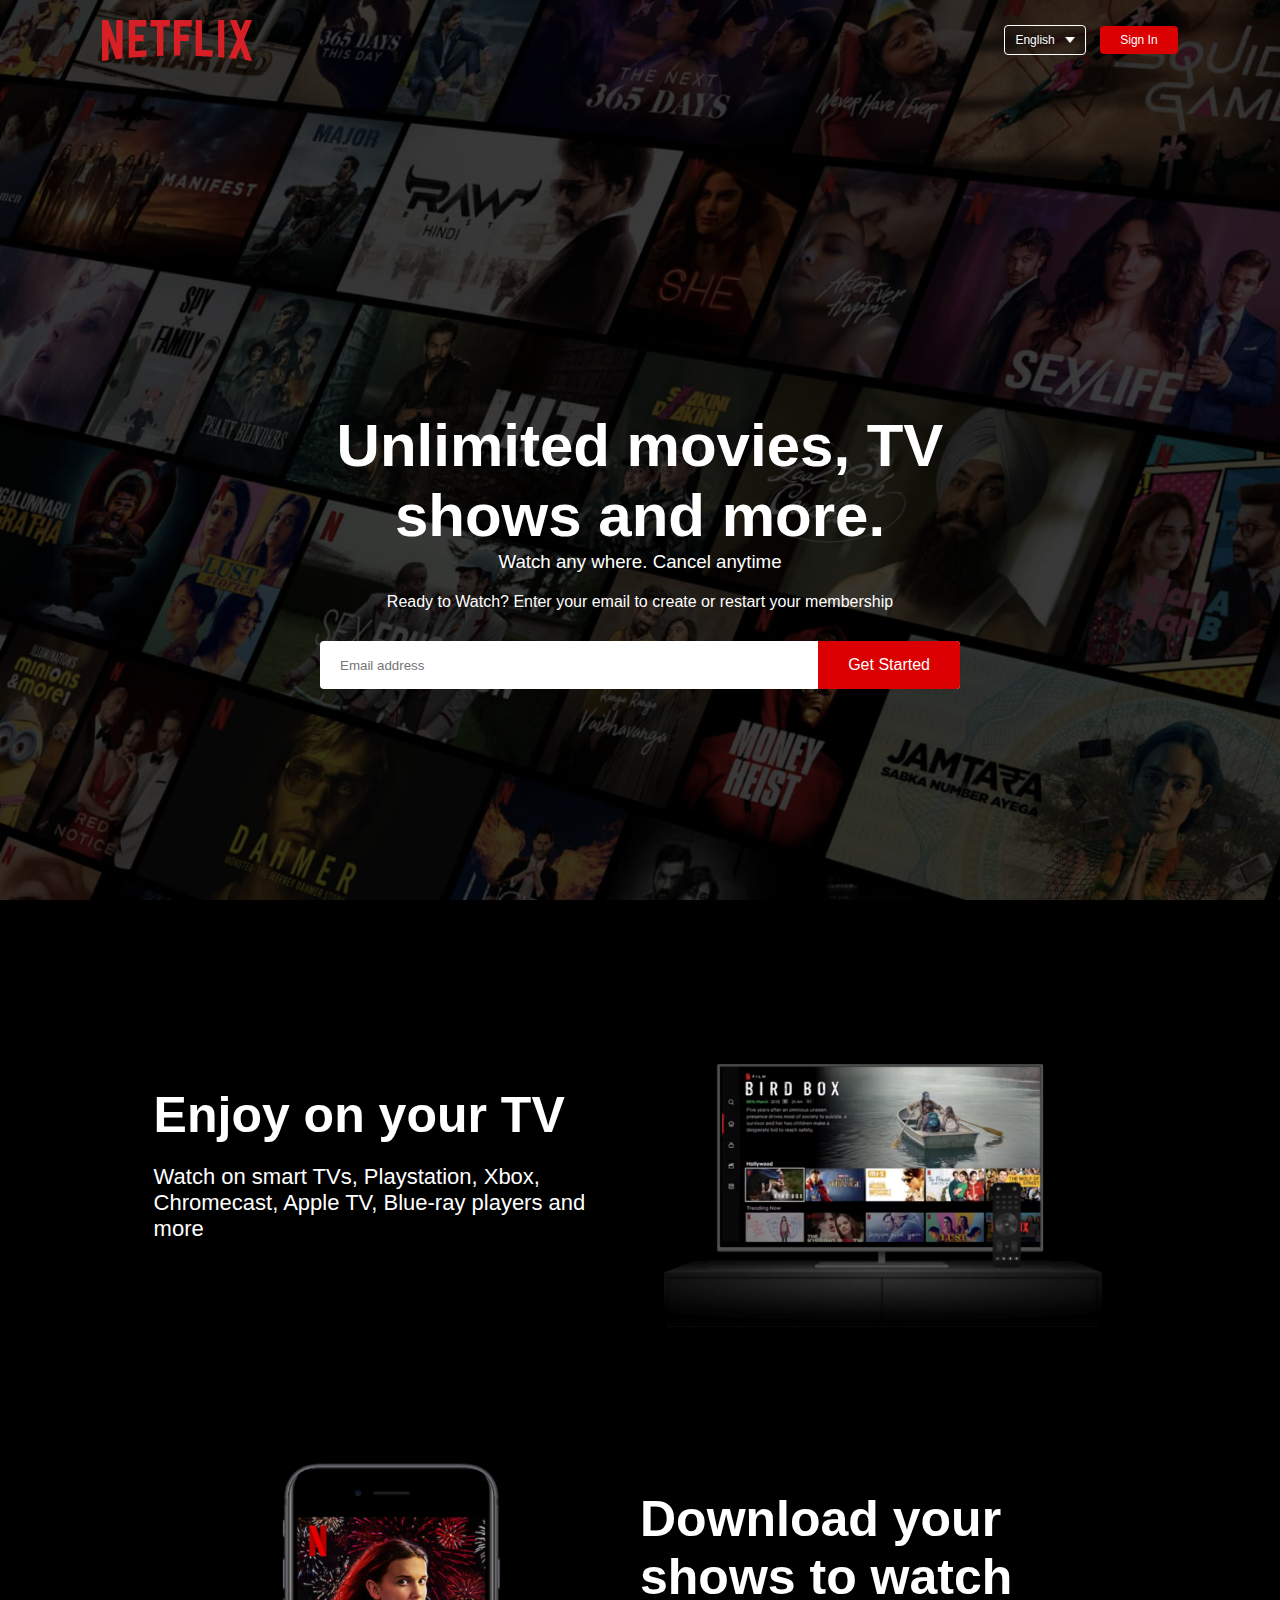
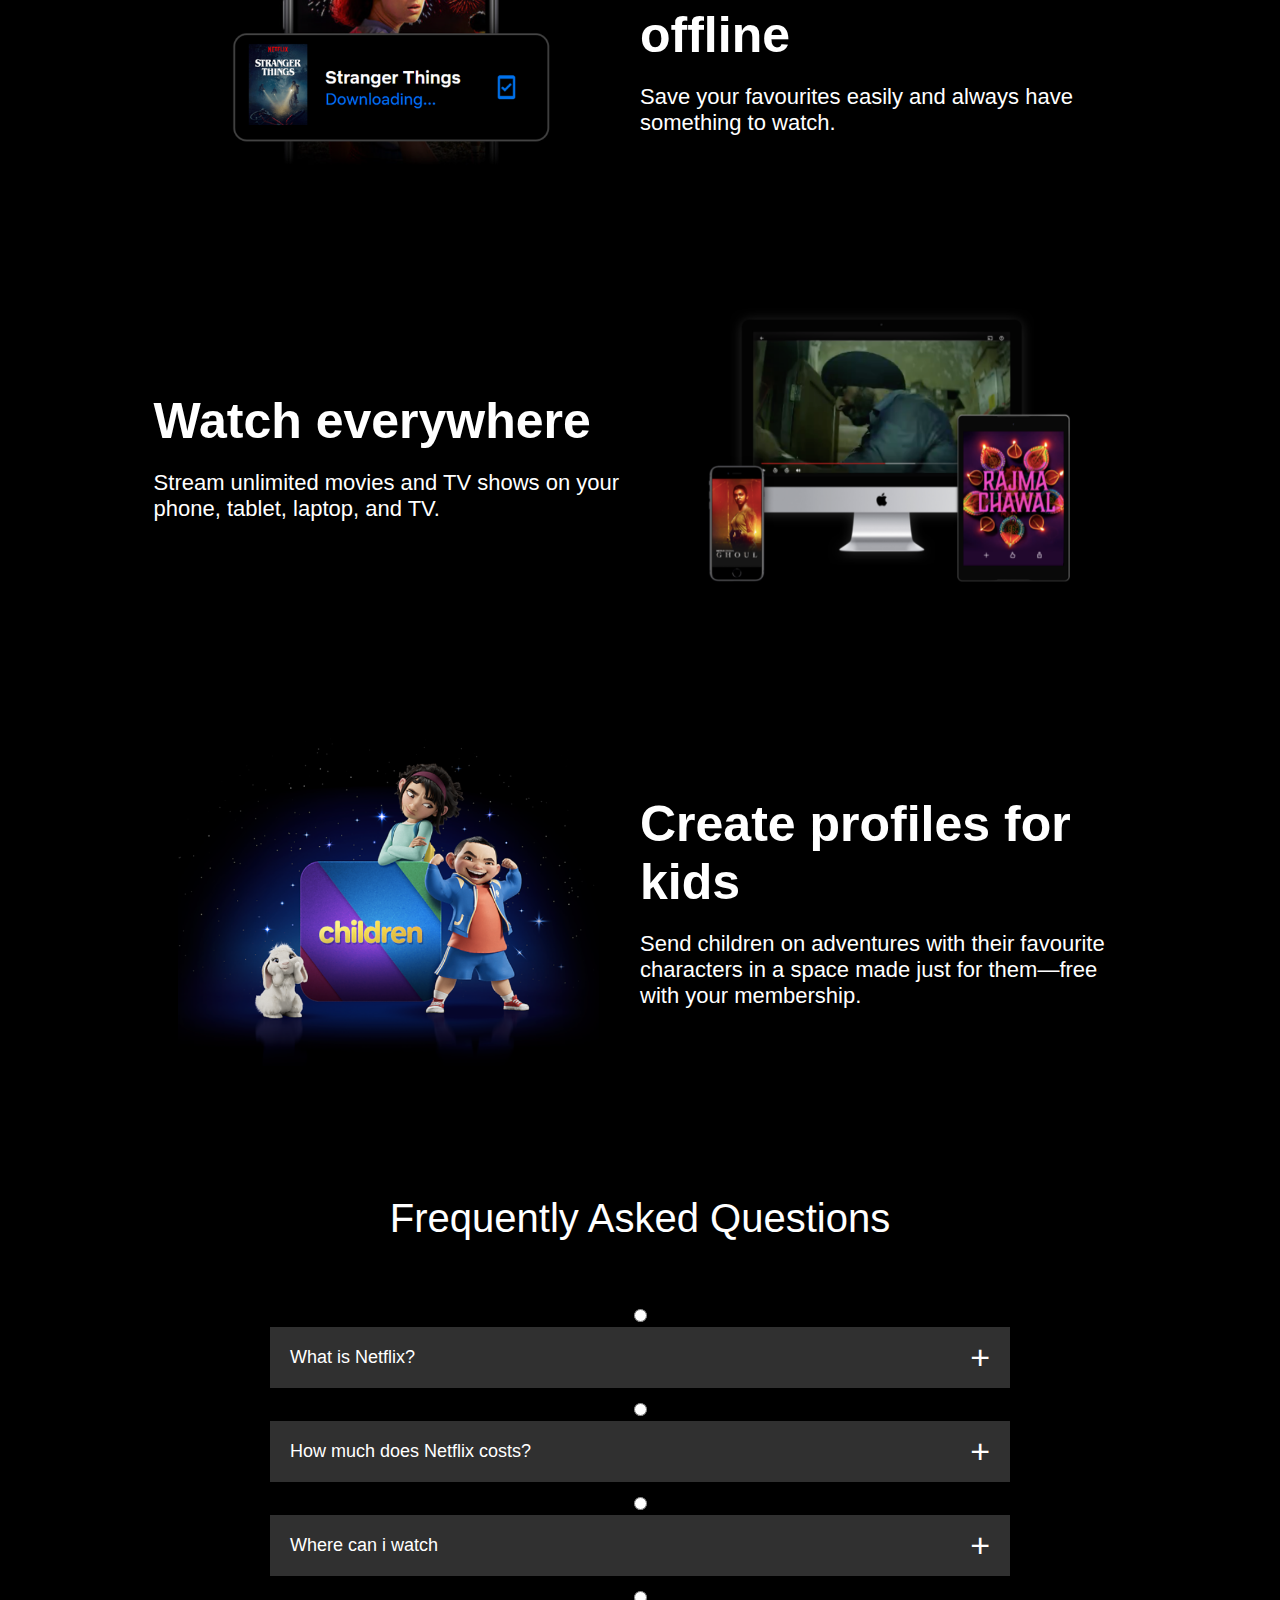
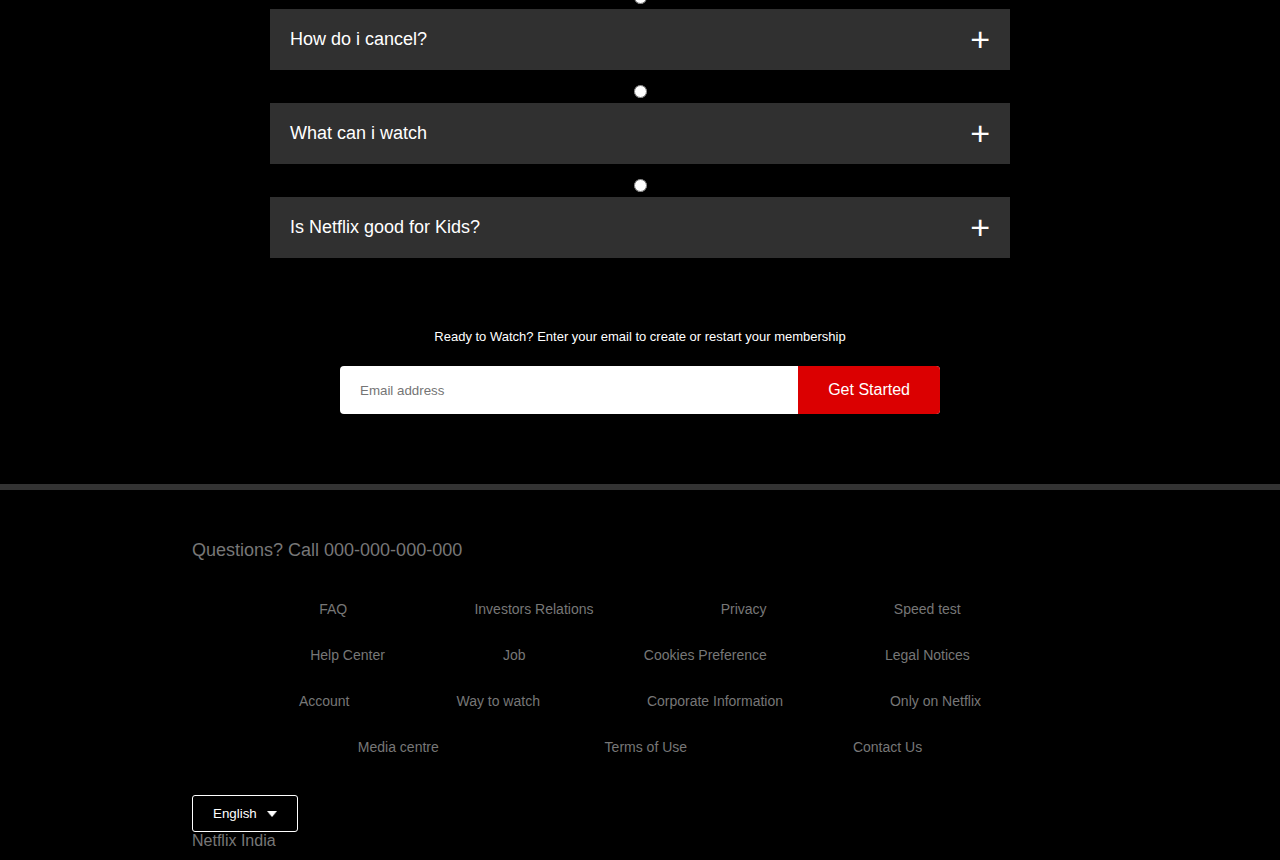
<file: index.html>
<!DOCTYPE html>
<html lang="en">
<head>
    <meta charset="UTF-8">
    <meta name="viewport" content="width=device-width, initial-scale=1.0">
    <title>Netflix Website</title>
    <link rel="stylesheet" href="style.css">
</head>
<body>
    <div class="header">
        <nav>
            <img src="photos/logo.png" class="logo">
            <div>
                <button class="language-btn">English<img src="photos/down-icon.png"></button>
                <button>Sign In</button>
            </div>
        </nav>
        <div class="header-content">
            <h1>Unlimited movies, TV shows and more.</h1>
            <h3>Watch any where. Cancel anytime</h3>
            <p>Ready to Watch? Enter your email to create or restart your membership</p>
            <form class="email-signup">
                <input type="email" placeholder="Email address" required>
                <button type="submit">Get Started</button>
            </form>
        </div>
    </div>
    <div class="features">
        <div class="rows">
            <div class="text-col">
                <h2>Enjoy on your TV</h2>
                <p>Watch on smart TVs, Playstation, Xbox, Chromecast, Apple TV, Blue-ray players and more</p>
            </div>
            <div class="img-col">
                <img src="photos/feature-1.png">
            </div>
        </div>
        <div class="rows">
            <div class="img-col">
                <img src="photos/feature-2.png">
            </div>
            <div class="text-col">
                <h2>Download your shows to watch offline</h2>
                <p>Save your favourites easily and always have something to watch.</p>
            </div>
            
        </div>
        <div class="rows">
            <div class="text-col">
                <h2>Watch everywhere</h2>
                <p>Stream unlimited movies and TV shows on your phone, tablet, laptop, and TV.</p>
            </div>
            <div class="img-col">
                <img src="photos/feature-3.png">
            </div>
        </div>
        <div class="rows">
            <div class="img-col">
                <img src="photos/feature-4.png">
            </div>
            <div class="text-col">
                <h2>Create profiles for kids</h2>
                <p>Send children on adventures with their favourite characters in a space made just for them—free with your membership.</p>
            </div>
            
        </div>
    </div>
    <div class="faq">
        <h2>Frequently Asked Questions</h2>
        <ul class="accordion">
            <li>
                <input type="radio" name="accordion" id="first">
                <label for="first">What is Netflix?</label>
                <div class="content">
                    <p>Lorem ipsum dolor sit amet consectetur, adipisicing elit. Reiciendis nesciunt enim rem unde labore sapiente ut, at consequuntur corrupti, cum facilis soluta aut tempora reprehenderit necessitatibus quaerat deserunt officia eaque.</p>
                </div>
            </li>
            <li>
                <input type="radio" name="accordion" id="second">
                <label for="second">How much does Netflix costs?</label>
                <div class="content">
                    <p>Lorem ipsum dolor sit amet consectetur, adipisicing elit. Reiciendis nesciunt enim rem unde labore sapiente ut, at consequuntur corrupti, cum facilis soluta aut tempora reprehenderit necessitatibus quaerat deserunt officia eaque.</p>
                </div>
            </li>
            <li>
                <input type="radio" name="accordion" id="third">
                <label for="third">Where can i watch</label>
                <div class="content">
                    <p>Lorem ipsum dolor sit amet consectetur, adipisicing elit. Reiciendis nesciunt enim rem unde labore sapiente ut, at consequuntur corrupti, cum facilis soluta aut tempora reprehenderit necessitatibus quaerat deserunt officia eaque.</p>
                </div>
            </li>
            <li>
                <input type="radio" name="accordion" id="fourth">
                <label for="fourth">How do i cancel?</label>
                <div class="content">
                    <p>Lorem ipsum dolor sit amet consectetur, adipisicing elit. Reiciendis nesciunt enim rem unde labore sapiente ut, at consequuntur corrupti, cum facilis soluta aut tempora reprehenderit necessitatibus quaerat deserunt officia eaque.</p>
                </div>
            </li>
            <li>
                <input type="radio" name="accordion" id="fifth">
                <label for="fifth">What can i watch</label>
                <div class="content">
                    <p>Lorem ipsum dolor sit amet consectetur, adipisicing elit. Reiciendis nesciunt enim rem unde labore sapiente ut, at consequuntur corrupti, cum facilis soluta aut tempora reprehenderit necessitatibus quaerat deserunt officia eaque.</p>
                </div>
            </li>
            <li>
                <input type="radio" name="accordion" id="sixth">
                <label for="sixth">Is Netflix good for Kids?</label>
                <div class="content">
                    <p>Lorem ipsum dolor sit amet consectetur, adipisicing elit. Reiciendis nesciunt enim rem unde labore sapiente ut, at consequuntur corrupti, cum facilis soluta aut tempora reprehenderit necessitatibus quaerat deserunt officia eaque.</p>
                </div>
            </li>
        </ul>
        <small>Ready to Watch? Enter your email to create or restart your membership</small>
        <form class="email-signup">
            <input type="email" placeholder="Email address" required>
            <button type="submit">Get Started</button>
        </form>
    </div>
    <div class="footer">
        <h2>Questions? Call 000-000-000-000</h2>
        <div class="row">
            <div class="col">
                <a href="#">FAQ</a>
                <a href="#">Investors Relations</a>
                <a href="#">Privacy</a>
                <a href="#">Speed test</a>
            </div>
            <div class="col">
                <a href="#">Help Center</a>
                <a href="#">Job</a>
                <a href="#">Cookies Preference</a>
                <a href="#">Legal Notices</a>
            </div>
            <div class="col">
                <a href="#">Account</a>
                <a href="#">Way to watch</a>
                <a href="#">Corporate Information</a>
                <a href="#">Only on Netflix</a>
            </div>
            <div class="col">
                <a href="#">Media centre</a>
                <a href="#">Terms of Use</a>
                <a href="#">Contact Us</a>
            </div>
        </div>
        <button class="language-btn">English<img src="photos/down-icon.png"></button>
        <p class="Copyright-txt">Netflix India</p>
    </div>
</body>
</html>
</file>
<file: style.css>
*{
    margin: 0;
    padding: 0;
    font-family: 'poppins',sans-serif;
    box-sizing: border-box;
}
body{
    background: #000;
    color: #fff;
}
.header{
    width: 100%;
    height: 100vh;
    background-image: linear-gradient(rgba(0,0,0,0.7),rgba(0,0,0,0.7)),url(photos/header-image.png);
    background-size: cover;
    background-position: center;
    padding: 10px 8%;
    position: relative;
}
nav{
    display: flex;
    align-items: center;
    justify-content: space-between;
    padding: 10px 0;
}
.logo{
    width: 150px;
    cursor: pointer;
}
nav button{
    border: 0;
    outline: 0;
    background: #db0001;
    color: #fff;
    padding: 7px 20px;
    font-size: 12px;
    border-radius: 4px;
    margin-left: 10px;
    cursor: pointer;
}
.language-btn{
    display: inline-flex;
    align-items: center;
    background: transparent;
    border: 1px solid #fff;
    padding: 7px 10px;
}
.language-btn img{
    width: 10px;
    margin-left: 10px;
}
.header-content{
    position: absolute;
    top: 50%;
    left: 50%;
    transform: translate(-50%,-50%);
    text-align: center;
    margin-top: 100px;
}
.header-content h1{
    font-size: 60px;
    line-height: 70px;
    font-weight: 600;
    max-width: 650px;
}
.header-content h3{
    font-weight: 400;
    margin-bottom: 20px;
}
.email-signup{
    background: #fff;
    border-radius: 4px;
    display: flex;
    align-items: center;
    margin-top: 30px;
    overflow: hidden;
}
.email-signup input{
    flex: 1;
    border: 0;
    outline: 0;
    margin-left: 20px;
}
.email-signup button{
    background: #db0001;
    border: 0;
    outline: 0;
    color: #fff;
    font-size: 16px;
    cursor: pointer;
    padding: 15px 30px;
}
/* ......features.......*/
.features{
    padding: 50px 12%;
    font-size: 22px;
}
.rows{
    display: flex;
    width: 100%;
    align-items: center;
    flex-wrap: wrap;
    padding: 50px 0;
}
.text-col{
    flex-basis: 50%;
    margin-bottom: 20px;
}
.img-col{
    flex-basis: 50%;
    margin-bottom: 20px;
}
.img-col img{
    display: block;
    width: 90%;
    margin: auto;
}
.features h2{
    font-size: 50px;
    font-weight: 600;
    margin-bottom: 20px;
}
/**....faq....**/
.faq{
    padding: 10px 12%;
    text-align: center;
    font-size: 18px;
}
.faq h2{
    font-weight: 500;
    font-size: 40px;
}
.accordion{
    margin: 60px auto;
    width: 100%;
    max-width: 750px;
}
.accordion li{
    list-style: none;
    width: 100%;
    padding: 5px;
}
.accordion li label{
    display: flex;
    align-items: center;
    padding: 20px;
    font-size: 18px;
    font-weight: 500;
    background: #303030;
    margin-bottom: 2px;
    cursor: pointer;
    position: relative;
}
label::after{
    content: '+';
    font-size: 34px;
    position: absolute;
    right: 20px;
    transition: transform 0.5s;
}
input [type="radio"]{
    display: none;
}
.accordion .content{
    background: #303030;
    text-align: left;
    padding: 0 20px;
    max-height: 0;
    overflow: hidden;
    transition: max-height 0.5s, padding 0.5s;
}
.accordion input[type="radio"]:checked+label+ .content{
    max-height: 600px;
    padding: 30px 20px;
}
.accordion input[type="radio"]:checked+label::after{
    transform: rotate(135 deg);
}
.faq .email-signup{
    max-width: 600px;
    margin: 20px auto 60px;
}
.faq small{
    font-size: 13px;
}
/**....footer.....**/
.footer{
    padding: 50px 15% 10px;
    border-top: 6px solid #333;
    color: #777;
}
.footer h2{
    font-size: 18px;
    font-weight: 400;
    margin-bottom: 30px;
}
.footer .col{
    flex-basis: 25%;
    flex-grow: 1;
    margin-bottom: 20px;
    display: flex;
    justify-content: space-evenly;
}
.footer .col a {
    display: block;
    text-decoration: none;
    color: #777;
    font-size: 14px;
    margin-bottom: 10px;
}
.footer .row{
    align-items: flex-start;
    padding: 10px 0;
}
.footer .language-btn{
    color: #fff;
    padding: 10px 20px;
    border-radius: 3px;
}
.copyright-txt{
    font-size: 14px;
    margin-top: 20px;
    margin-bottom: 10px;
}
</file>
